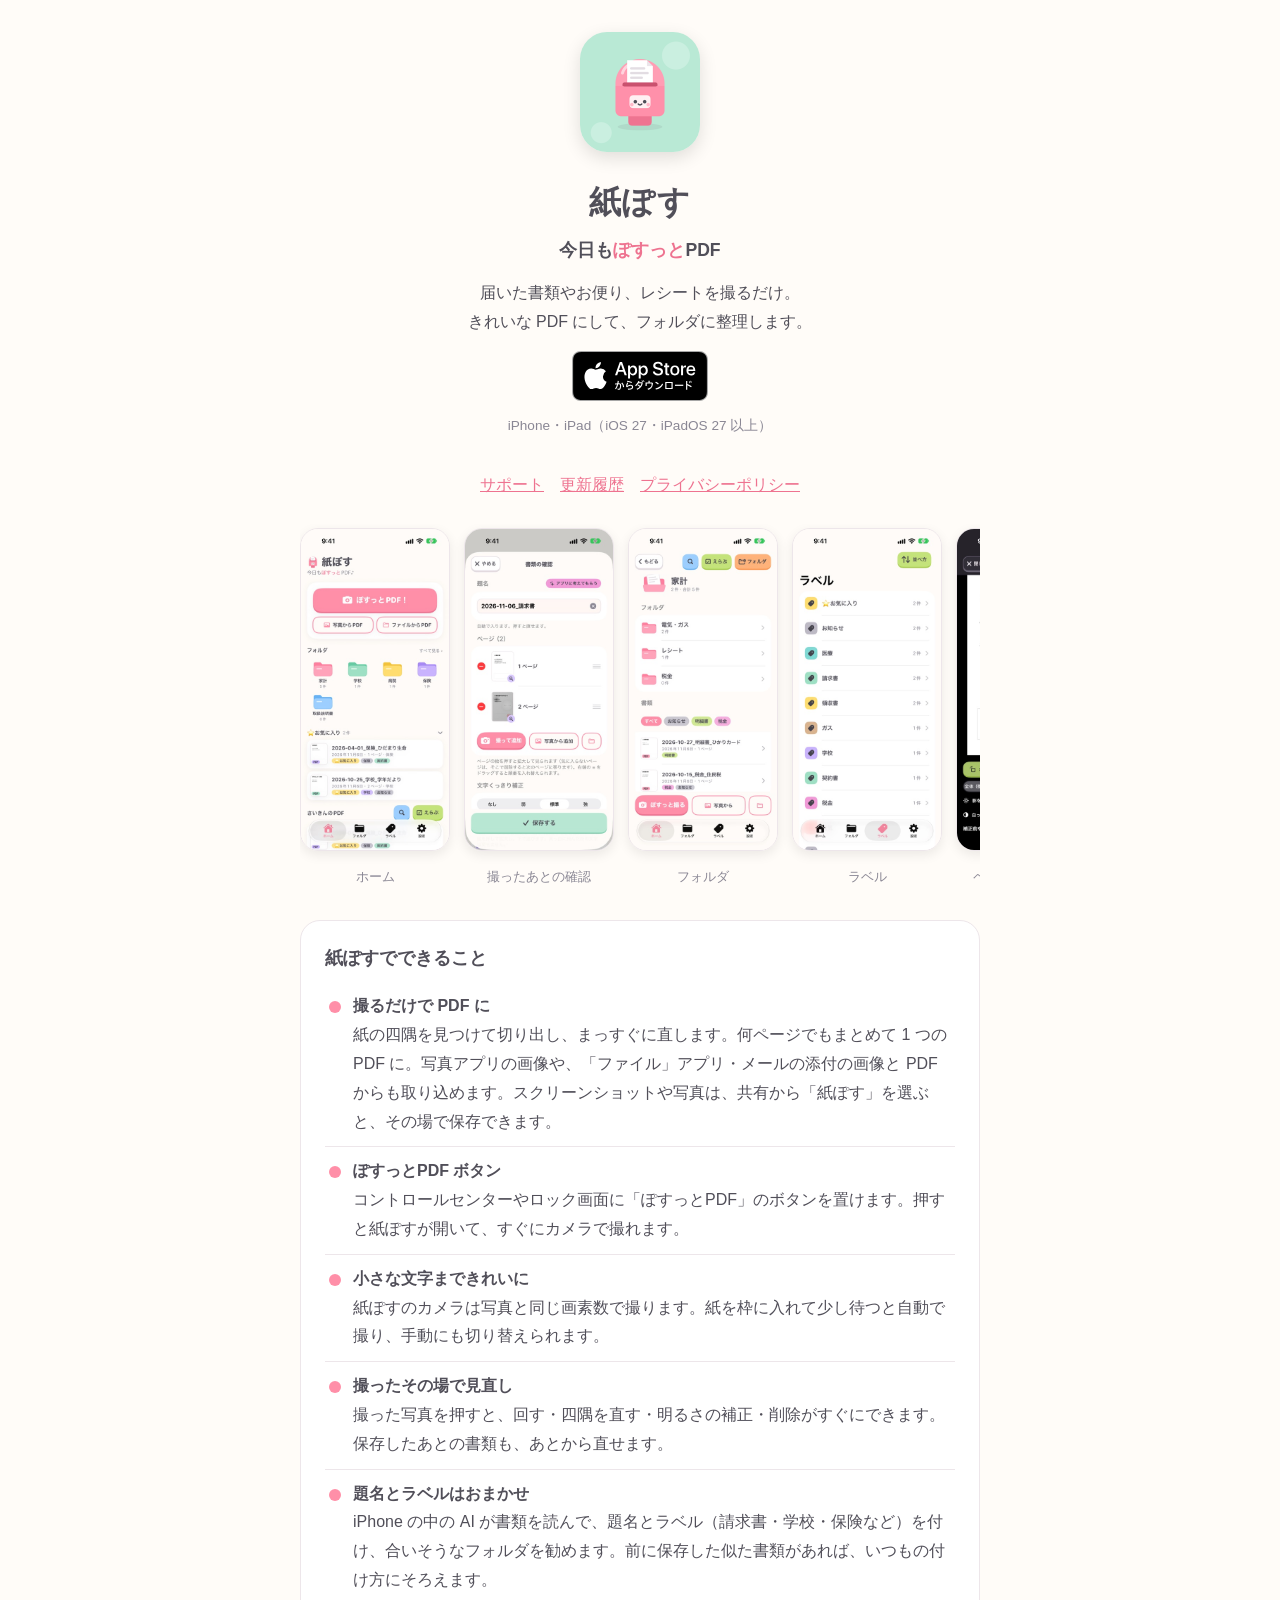
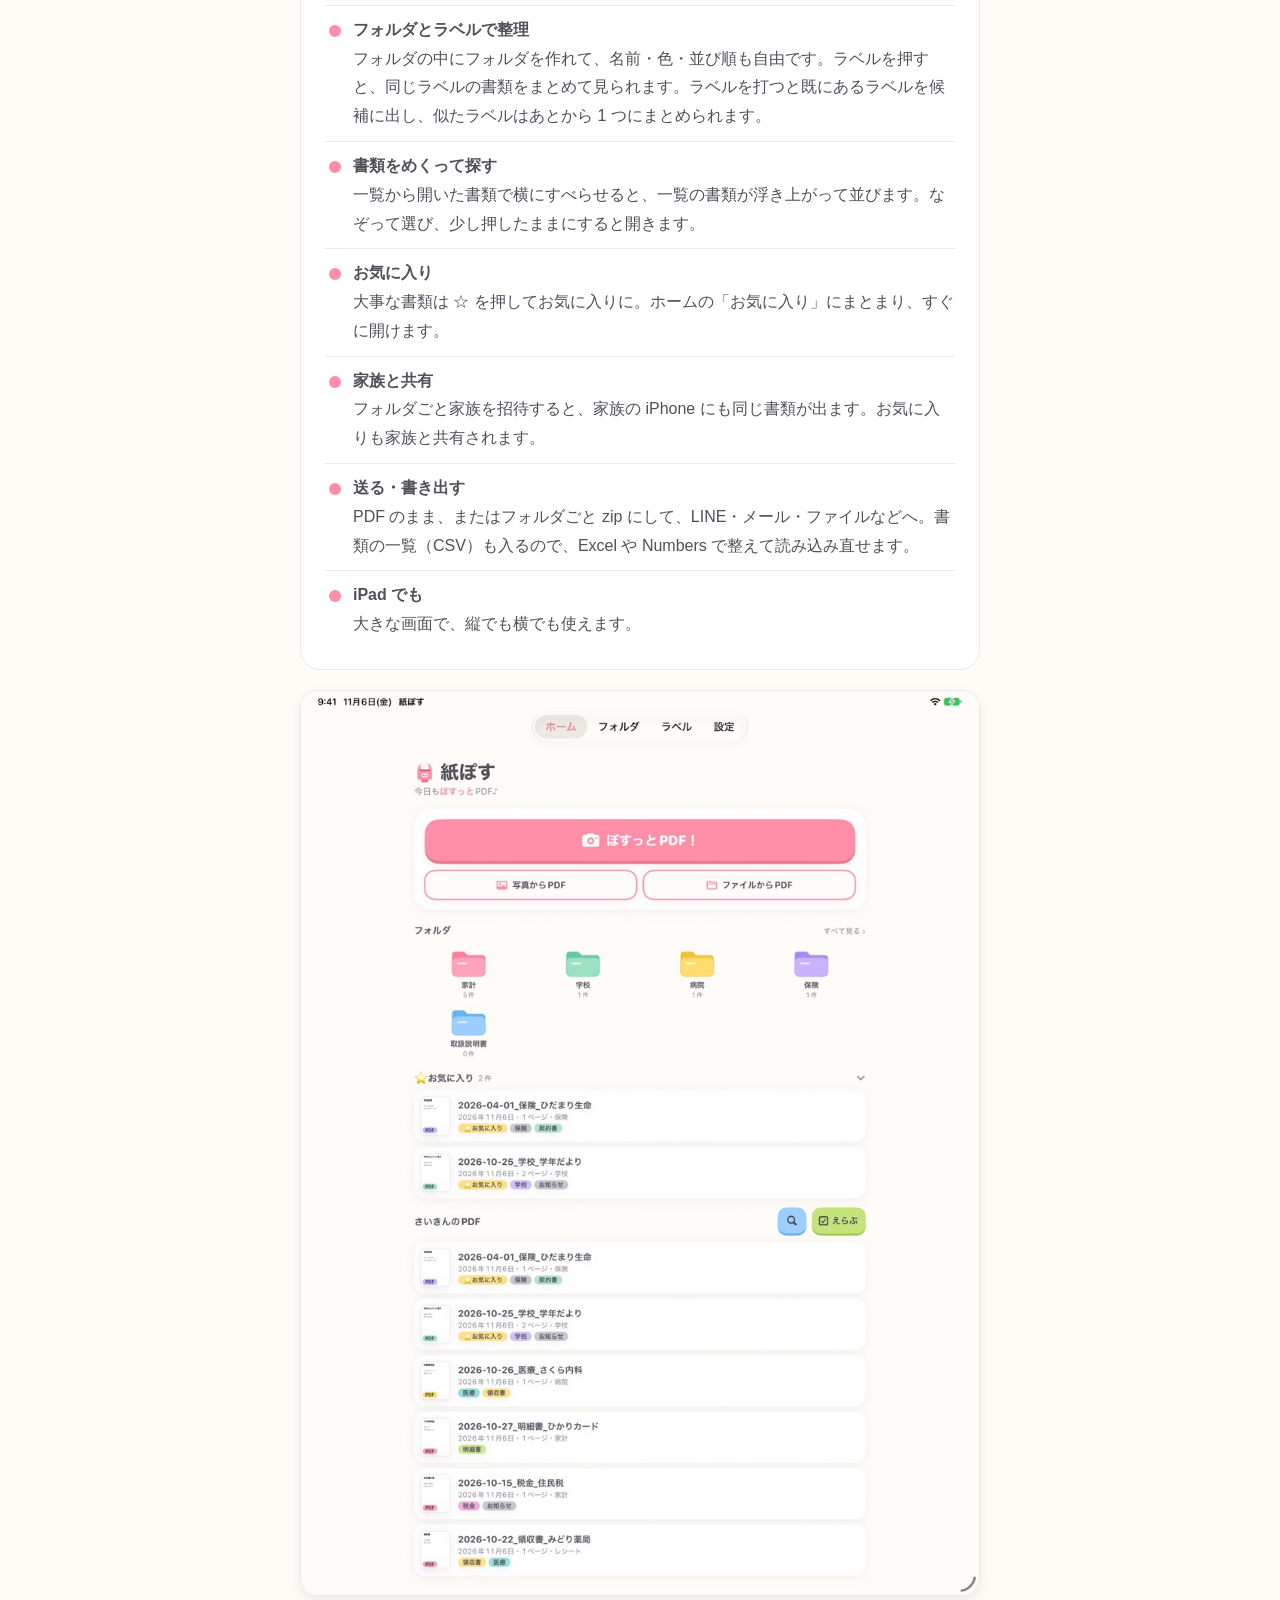
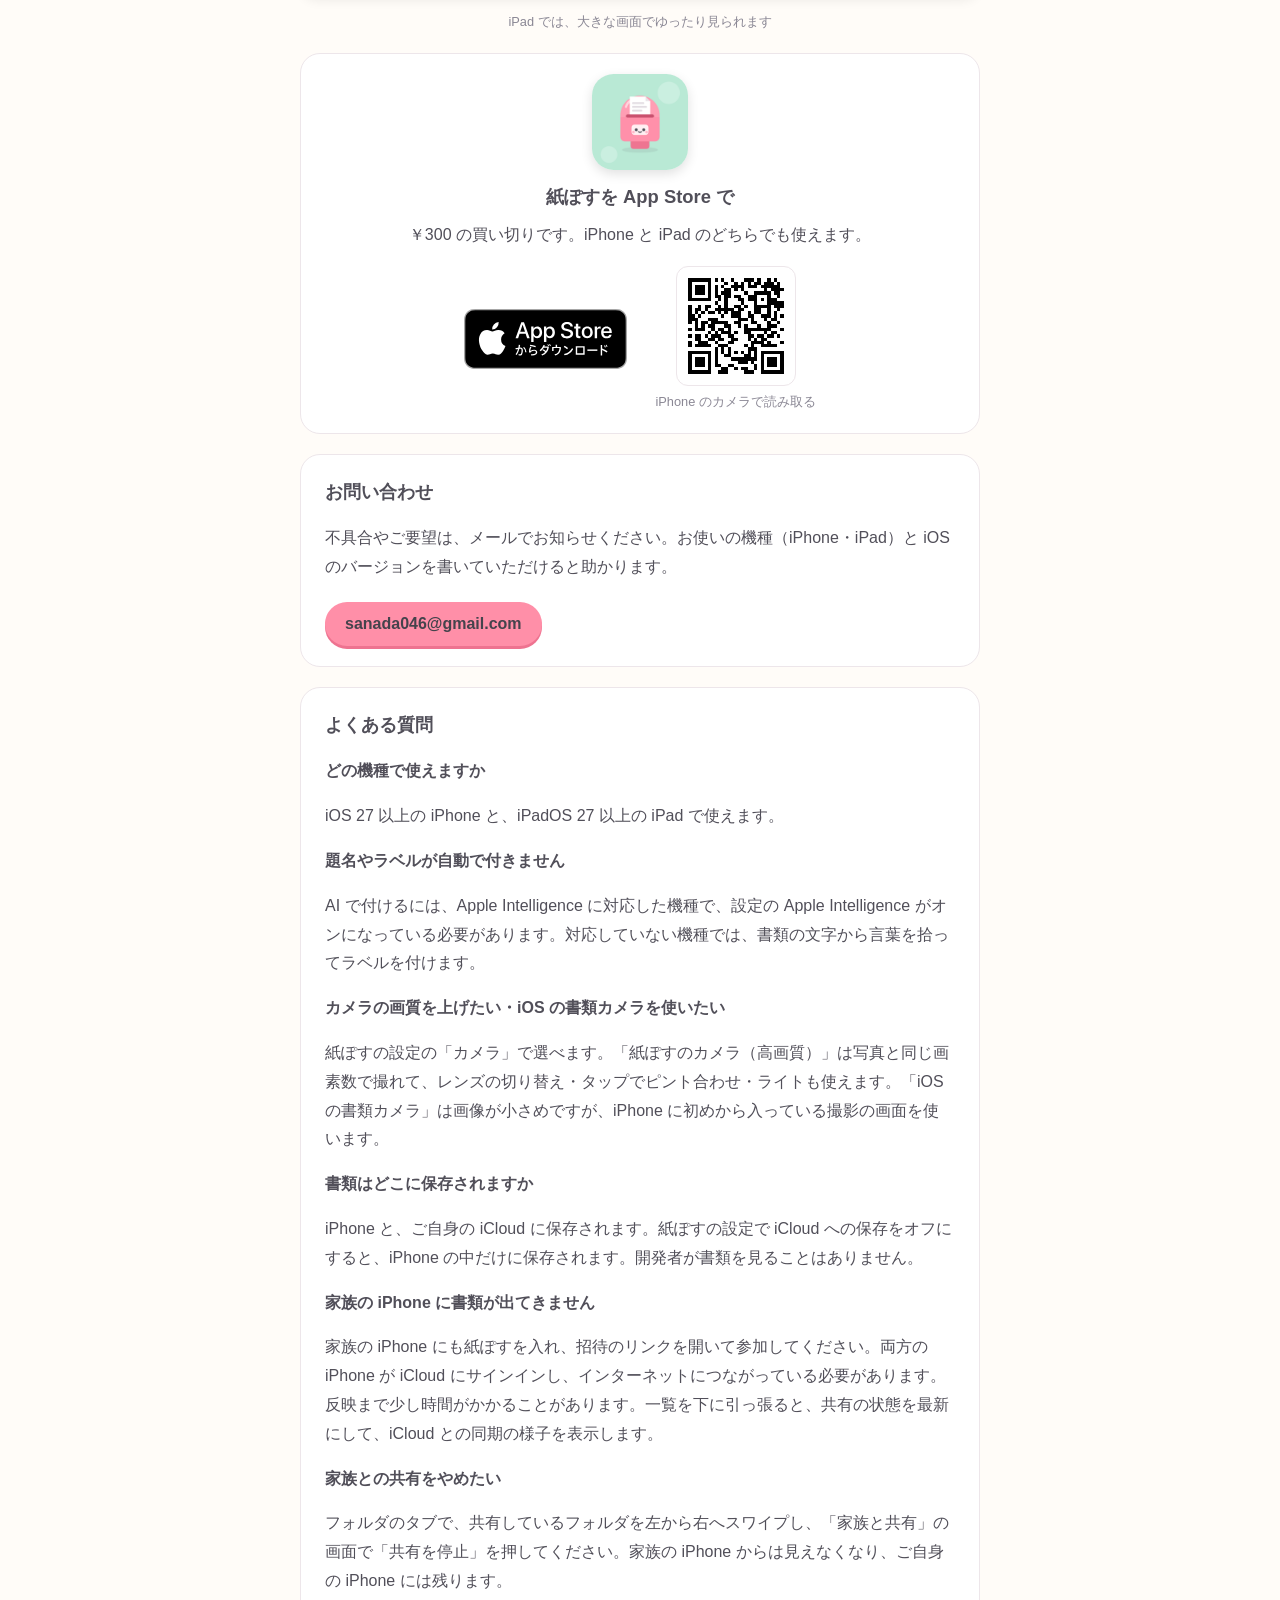
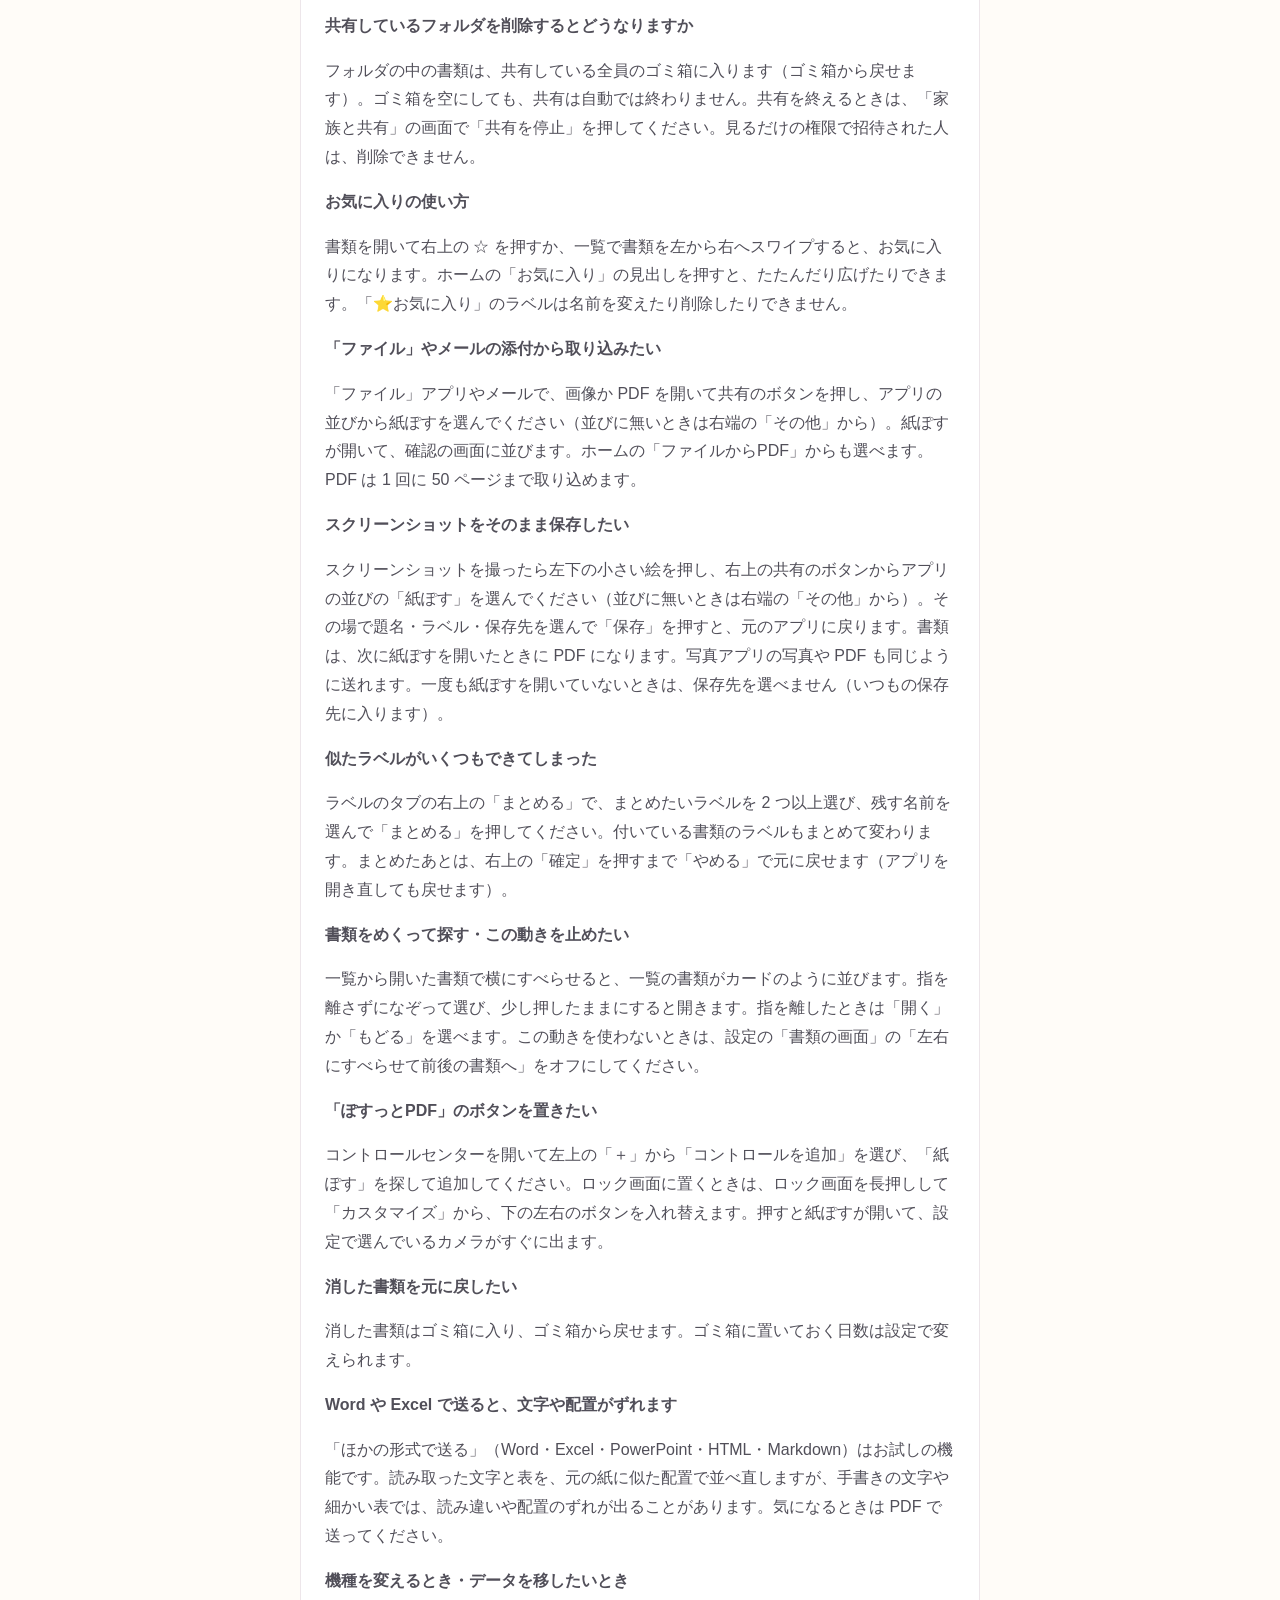
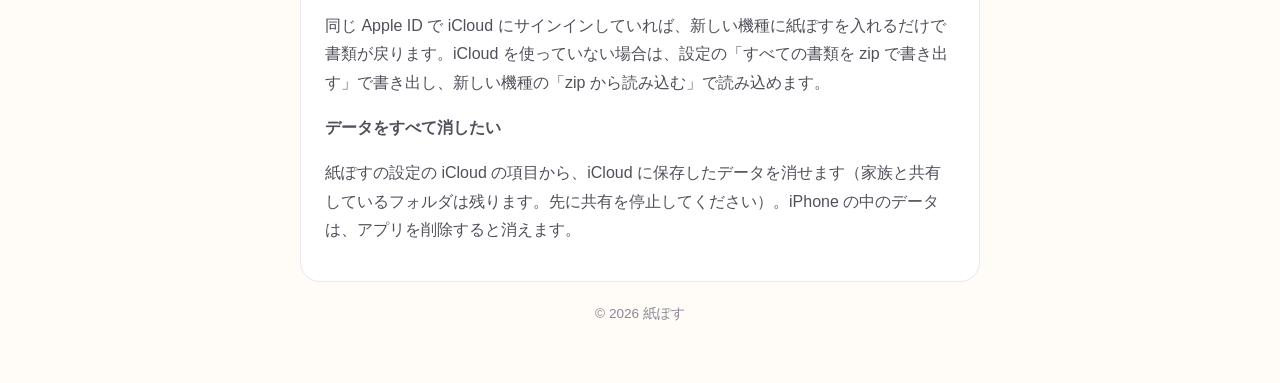
<file: index.html>
<!DOCTYPE html>
<html lang="ja">
<head>
  <meta charset="utf-8">
  <meta name="viewport" content="width=device-width, initial-scale=1">
  <title>紙ぽす｜撮るだけで、書類がきれいな PDF に</title>
  <meta name="description" content="紙ぽすは、届いた書類やお便り、レシートを撮るだけで、きれいな PDF にしてフォルダに整理する iPhone・iPad のアプリです。">
  <link rel="icon" href="images/icon.png">
  <link rel="apple-touch-icon" href="images/icon.png">
  <link rel="stylesheet" href="style.css?v=20261107">
</head>
<body>
<main>
  <header class="hero">
    <img class="app-icon" src="images/icon.png" alt="紙ぽすのアイコン" width="120" height="120">
    <h1>紙ぽす</h1>
    <p class="catch">今日も<span>ぽすっと</span>PDF</p>
    <p class="lead">届いた書類やお便り、レシートを撮るだけ。<br>きれいな PDF にして、フォルダに整理します。</p>
    <p class="store"><a href="https://apps.apple.com/jp/app/id6828465858"><img class="badge" src="images/app-store-badge.svg" alt="App Store からダウンロード" width="136" height="50"></a></p>
    <p class="device">iPhone・iPad（iOS 27・iPadOS 27 以上）</p>
  </header>
  <nav><a href="./">サポート</a><a href="releases.html">更新履歴</a><a href="privacy.html">プライバシーポリシー</a></nav>

  <div class="shots" aria-label="アプリの画面">
    <figure><img src="images/iphone_1_home.jpg?v=20261107" alt="ホームの画面" loading="lazy"><figcaption>ホーム</figcaption></figure>
    <figure><img src="images/iphone_2_review.jpg?v=20261107" alt="撮ったあとの確認の画面" loading="lazy"><figcaption>撮ったあとの確認</figcaption></figure>
    <figure><img src="images/iphone_3_folder.jpg?v=20261107" alt="フォルダの画面" loading="lazy"><figcaption>フォルダ</figcaption></figure>
    <figure><img src="images/iphone_4_labels.jpg?v=20261107" alt="ラベルの画面" loading="lazy"><figcaption>ラベル</figcaption></figure>
    <figure><img src="images/iphone_5_viewer.jpg?v=20261107" alt="ページを拡大した画面" loading="lazy"><figcaption>ページの拡大と補正</figcaption></figure>
  </div>

  <section>
    <h2>紙ぽすでできること</h2>
    <ul class="features">
      <li><strong>撮るだけで PDF に</strong>紙の四隅を見つけて切り出し、まっすぐに直します。何ページでもまとめて 1 つの PDF に。写真アプリの画像や、「ファイル」アプリ・メールの添付の画像と PDF からも取り込めます。スクリーンショットや写真は、共有から「紙ぽす」を選ぶと、その場で保存できます。</li>
      <li><strong>ぽすっとPDF ボタン</strong>コントロールセンターやロック画面に「ぽすっとPDF」のボタンを置けます。押すと紙ぽすが開いて、すぐにカメラで撮れます。</li>
      <li><strong>小さな文字まできれいに</strong>紙ぽすのカメラは写真と同じ画素数で撮ります。紙を枠に入れて少し待つと自動で撮り、手動にも切り替えられます。</li>
      <li><strong>撮ったその場で見直し</strong>撮った写真を押すと、回す・四隅を直す・明るさの補正・削除がすぐにできます。保存したあとの書類も、あとから直せます。</li>
      <li><strong>題名とラベルはおまかせ</strong>iPhone の中の AI が書類を読んで、題名とラベル（請求書・学校・保険など）を付け、合いそうなフォルダを勧めます。前に保存した似た書類があれば、いつもの付け方にそろえます。</li>
      <li><strong>フォルダとラベルで整理</strong>フォルダの中にフォルダを作れて、名前・色・並び順も自由です。ラベルを押すと、同じラベルの書類をまとめて見られます。ラベルを打つと既にあるラベルを候補に出し、似たラベルはあとから 1 つにまとめられます。</li>
      <li><strong>書類をめくって探す</strong>一覧から開いた書類で横にすべらせると、一覧の書類が浮き上がって並びます。なぞって選び、少し押したままにすると開きます。</li>
      <li><strong>お気に入り</strong>大事な書類は ☆ を押してお気に入りに。ホームの「お気に入り」にまとまり、すぐに開けます。</li>
      <li><strong>家族と共有</strong>フォルダごと家族を招待すると、家族の iPhone にも同じ書類が出ます。お気に入りも家族と共有されます。</li>
      <li><strong>送る・書き出す</strong>PDF のまま、またはフォルダごと zip にして、LINE・メール・ファイルなどへ。書類の一覧（CSV）も入るので、Excel や Numbers で整えて読み込み直せます。</li>
      <li><strong>iPad でも</strong>大きな画面で、縦でも横でも使えます。</li>
    </ul>
  </section>

  <figure class="ipad">
    <img src="images/ipad_home.jpg?v=20261107" alt="iPad で使っている画面" loading="lazy">
    <figcaption>iPad では、大きな画面でゆったり見られます</figcaption>
  </figure>

  <section class="get">
    <a href="https://apps.apple.com/jp/app/id6828465858"><img class="app-icon" src="images/icon.png" alt="紙ぽすを App Store で見る" width="96" height="96"></a>
    <h2>紙ぽすを App Store で</h2>
    <p>￥300 の買い切りです。iPhone と iPad のどちらでも使えます。</p>
    <div class="get-links">
      <a href="https://apps.apple.com/jp/app/id6828465858"><img class="badge" src="images/app-store-badge.svg" alt="App Store からダウンロード" width="163" height="60"></a>
      <figure class="qr"><img src="images/app-store-qr.svg" alt="App Store の紙ぽすのページの QR コード" width="120" height="120"><figcaption>iPhone のカメラで読み取る</figcaption></figure>
    </div>
  </section>

  <section>
    <h2>お問い合わせ</h2>
    <p>不具合やご要望は、メールでお知らせください。お使いの機種（iPhone・iPad）と iOS のバージョンを書いていただけると助かります。</p>
    <a class="mail" href="mailto:sanada046@gmail.com?subject=%E7%B4%99%E3%81%BD%E3%81%99%E3%81%AE%E3%81%8A%E5%95%8F%E3%81%84%E5%90%88%E3%82%8F%E3%81%9B">sanada046@gmail.com</a>
  </section>

  <section>
    <h2>よくある質問</h2>

    <h3>どの機種で使えますか</h3>
    <p>iOS 27 以上の iPhone と、iPadOS 27 以上の iPad で使えます。</p>

    <h3>題名やラベルが自動で付きません</h3>
    <p>AI で付けるには、Apple Intelligence に対応した機種で、設定の Apple Intelligence がオンになっている必要があります。対応していない機種では、書類の文字から言葉を拾ってラベルを付けます。</p>

    <h3>カメラの画質を上げたい・iOS の書類カメラを使いたい</h3>
    <p>紙ぽすの設定の「カメラ」で選べます。「紙ぽすのカメラ（高画質）」は写真と同じ画素数で撮れて、レンズの切り替え・タップでピント合わせ・ライトも使えます。「iOS の書類カメラ」は画像が小さめですが、iPhone に初めから入っている撮影の画面を使います。</p>

    <h3>書類はどこに保存されますか</h3>
    <p>iPhone と、ご自身の iCloud に保存されます。紙ぽすの設定で iCloud への保存をオフにすると、iPhone の中だけに保存されます。開発者が書類を見ることはありません。</p>

    <h3>家族の iPhone に書類が出てきません</h3>
    <p>家族の iPhone にも紙ぽすを入れ、招待のリンクを開いて参加してください。両方の iPhone が iCloud にサインインし、インターネットにつながっている必要があります。反映まで少し時間がかかることがあります。一覧を下に引っ張ると、共有の状態を最新にして、iCloud との同期の様子を表示します。</p>

    <h3>家族との共有をやめたい</h3>
    <p>フォルダのタブで、共有しているフォルダを左から右へスワイプし、「家族と共有」の画面で「共有を停止」を押してください。家族の iPhone からは見えなくなり、ご自身の iPhone には残ります。</p>

    <h3>共有しているフォルダを削除するとどうなりますか</h3>
    <p>フォルダの中の書類は、共有している全員のゴミ箱に入ります（ゴミ箱から戻せます）。ゴミ箱を空にしても、共有は自動では終わりません。共有を終えるときは、「家族と共有」の画面で「共有を停止」を押してください。見るだけの権限で招待された人は、削除できません。</p>

    <h3>お気に入りの使い方</h3>
    <p>書類を開いて右上の ☆ を押すか、一覧で書類を左から右へスワイプすると、お気に入りになります。ホームの「お気に入り」の見出しを押すと、たたんだり広げたりできます。「⭐️お気に入り」のラベルは名前を変えたり削除したりできません。</p>

    <h3>「ファイル」やメールの添付から取り込みたい</h3>
    <p>「ファイル」アプリやメールで、画像か PDF を開いて共有のボタンを押し、アプリの並びから紙ぽすを選んでください（並びに無いときは右端の「その他」から）。紙ぽすが開いて、確認の画面に並びます。ホームの「ファイルからPDF」からも選べます。PDF は 1 回に 50 ページまで取り込めます。</p>

    <h3>スクリーンショットをそのまま保存したい</h3>
    <p>スクリーンショットを撮ったら左下の小さい絵を押し、右上の共有のボタンからアプリの並びの「紙ぽす」を選んでください（並びに無いときは右端の「その他」から）。その場で題名・ラベル・保存先を選んで「保存」を押すと、元のアプリに戻ります。書類は、次に紙ぽすを開いたときに PDF になります。写真アプリの写真や PDF も同じように送れます。一度も紙ぽすを開いていないときは、保存先を選べません（いつもの保存先に入ります）。</p>

    <h3>似たラベルがいくつもできてしまった</h3>
    <p>ラベルのタブの右上の「まとめる」で、まとめたいラベルを 2 つ以上選び、残す名前を選んで「まとめる」を押してください。付いている書類のラベルもまとめて変わります。まとめたあとは、右上の「確定」を押すまで「やめる」で元に戻せます（アプリを開き直しても戻せます）。</p>

    <h3>書類をめくって探す・この動きを止めたい</h3>
    <p>一覧から開いた書類で横にすべらせると、一覧の書類がカードのように並びます。指を離さずになぞって選び、少し押したままにすると開きます。指を離したときは「開く」か「もどる」を選べます。この動きを使わないときは、設定の「書類の画面」の「左右にすべらせて前後の書類へ」をオフにしてください。</p>

    <h3>「ぽすっとPDF」のボタンを置きたい</h3>
    <p>コントロールセンターを開いて左上の「＋」から「コントロールを追加」を選び、「紙ぽす」を探して追加してください。ロック画面に置くときは、ロック画面を長押しして「カスタマイズ」から、下の左右のボタンを入れ替えます。押すと紙ぽすが開いて、設定で選んでいるカメラがすぐに出ます。</p>

    <h3>消した書類を元に戻したい</h3>
    <p>消した書類はゴミ箱に入り、ゴミ箱から戻せます。ゴミ箱に置いておく日数は設定で変えられます。</p>

    <h3>Word や Excel で送ると、文字や配置がずれます</h3>
    <p>「ほかの形式で送る」（Word・Excel・PowerPoint・HTML・Markdown）はお試しの機能です。読み取った文字と表を、元の紙に似た配置で並べ直しますが、手書きの文字や細かい表では、読み違いや配置のずれが出ることがあります。気になるときは PDF で送ってください。</p>

    <h3>機種を変えるとき・データを移したいとき</h3>
    <p>同じ Apple ID で iCloud にサインインしていれば、新しい機種に紙ぽすを入れるだけで書類が戻ります。iCloud を使っていない場合は、設定の「すべての書類を zip で書き出す」で書き出し、新しい機種の「zip から読み込む」で読み込めます。</p>

    <h3>データをすべて消したい</h3>
    <p>紙ぽすの設定の iCloud の項目から、iCloud に保存したデータを消せます（家族と共有しているフォルダは残ります。先に共有を停止してください）。iPhone の中のデータは、アプリを削除すると消えます。</p>
  </section>

  <footer>&copy; 2026 紙ぽす</footer>
</main>
</body>
</html>
</file>
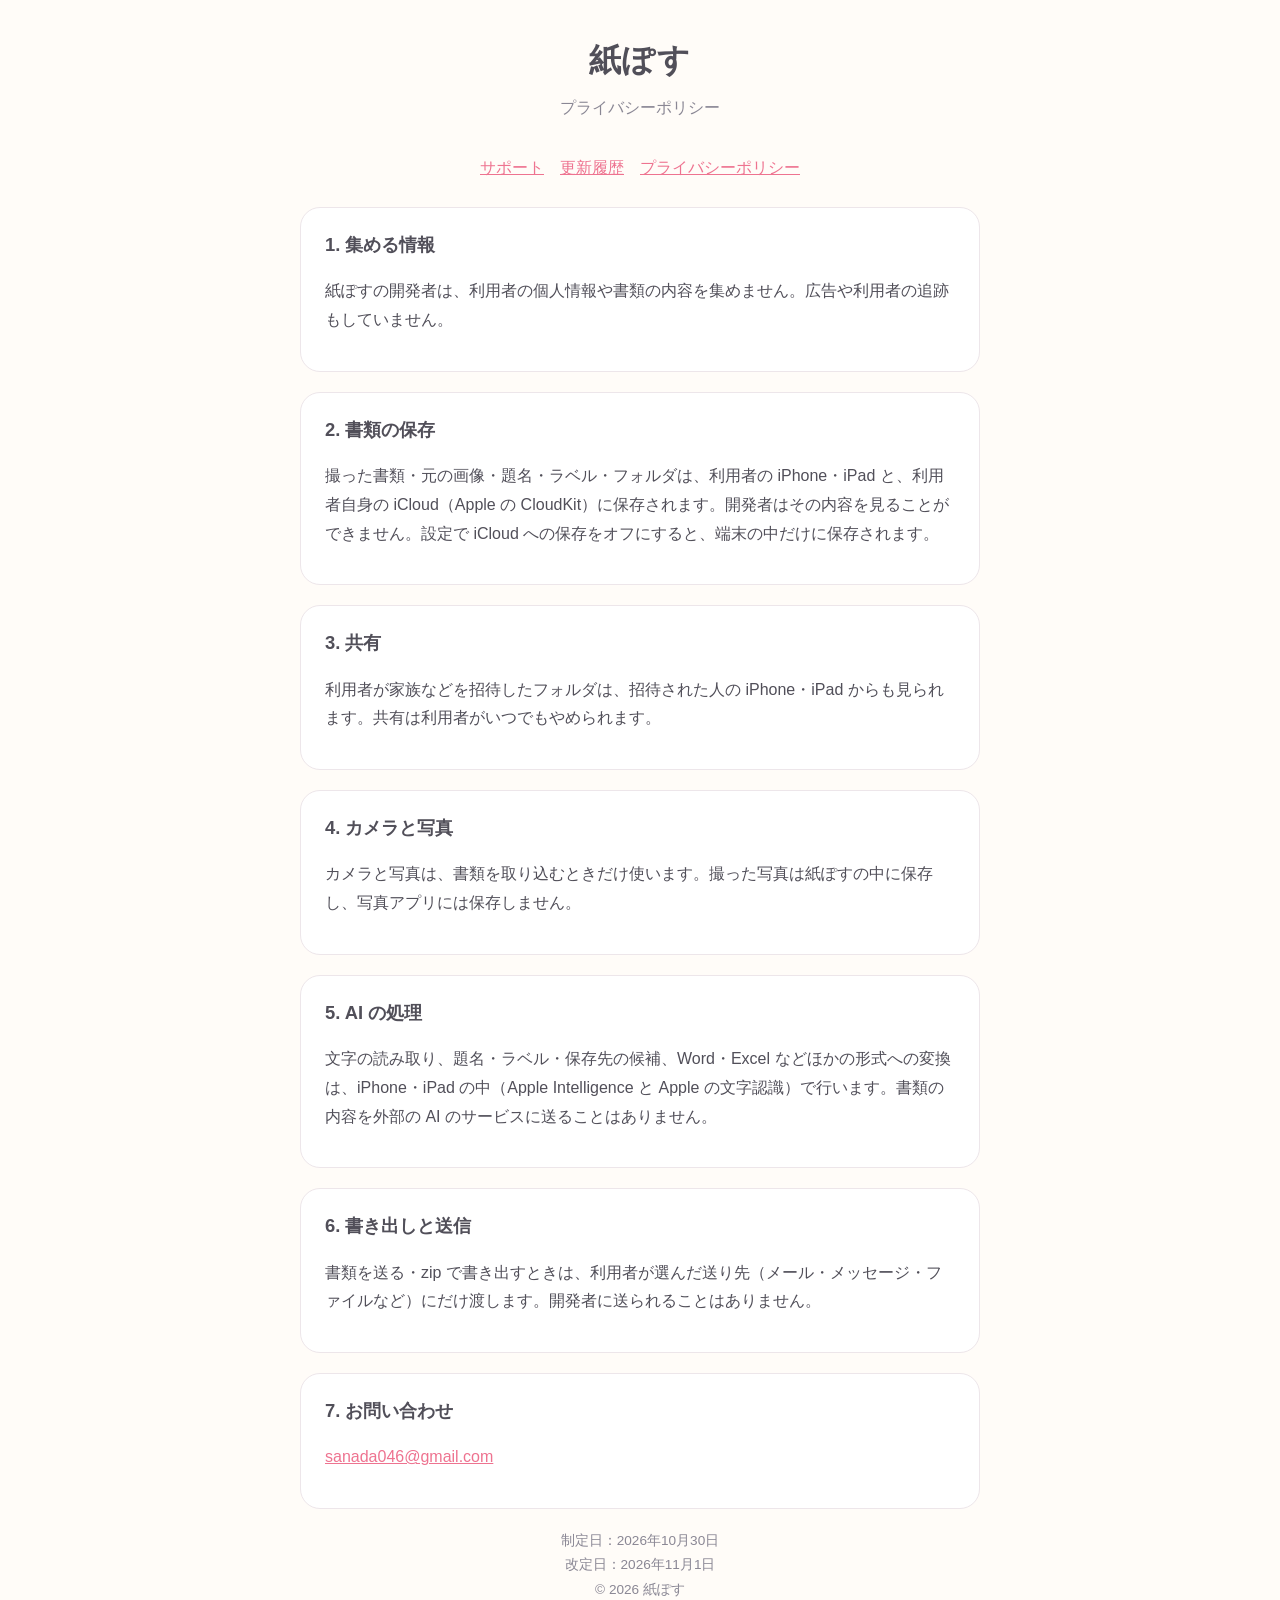
<file: privacy.html>
<!DOCTYPE html>
<html lang="ja">
<head>
  <meta charset="utf-8">
  <meta name="viewport" content="width=device-width, initial-scale=1">
  <title>紙ぽす プライバシーポリシー</title>
  <link rel="icon" href="images/icon.png">
  <link rel="stylesheet" href="style.css?v=20261107">
</head>
<body>
<main>
  <header>
    <h1>紙ぽす</h1>
    <p>プライバシーポリシー</p>
  </header>
  <nav><a href="./">サポート</a><a href="releases.html">更新履歴</a><a href="privacy.html">プライバシーポリシー</a></nav>

  <section>
    <h2>1. 集める情報</h2>
    <p>紙ぽすの開発者は、利用者の個人情報や書類の内容を集めません。広告や利用者の追跡もしていません。</p>
  </section>

  <section>
    <h2>2. 書類の保存</h2>
    <p>撮った書類・元の画像・題名・ラベル・フォルダは、利用者の iPhone・iPad と、利用者自身の iCloud（Apple の CloudKit）に保存されます。開発者はその内容を見ることができません。設定で iCloud への保存をオフにすると、端末の中だけに保存されます。</p>
  </section>

  <section>
    <h2>3. 共有</h2>
    <p>利用者が家族などを招待したフォルダは、招待された人の iPhone・iPad からも見られます。共有は利用者がいつでもやめられます。</p>
  </section>

  <section>
    <h2>4. カメラと写真</h2>
    <p>カメラと写真は、書類を取り込むときだけ使います。撮った写真は紙ぽすの中に保存し、写真アプリには保存しません。</p>
  </section>

  <section>
    <h2>5. AI の処理</h2>
    <p>文字の読み取り、題名・ラベル・保存先の候補、Word・Excel などほかの形式への変換は、iPhone・iPad の中（Apple Intelligence と Apple の文字認識）で行います。書類の内容を外部の AI のサービスに送ることはありません。</p>
  </section>

  <section>
    <h2>6. 書き出しと送信</h2>
    <p>書類を送る・zip で書き出すときは、利用者が選んだ送り先（メール・メッセージ・ファイルなど）にだけ渡します。開発者に送られることはありません。</p>
  </section>

  <section>
    <h2>7. お問い合わせ</h2>
    <p><a href="mailto:sanada046@gmail.com">sanada046@gmail.com</a></p>
  </section>

  <footer>制定日：2026年10月30日<br>改定日：2026年11月1日<br>&copy; 2026 紙ぽす</footer>
</main>
</body>
</html>
</file>
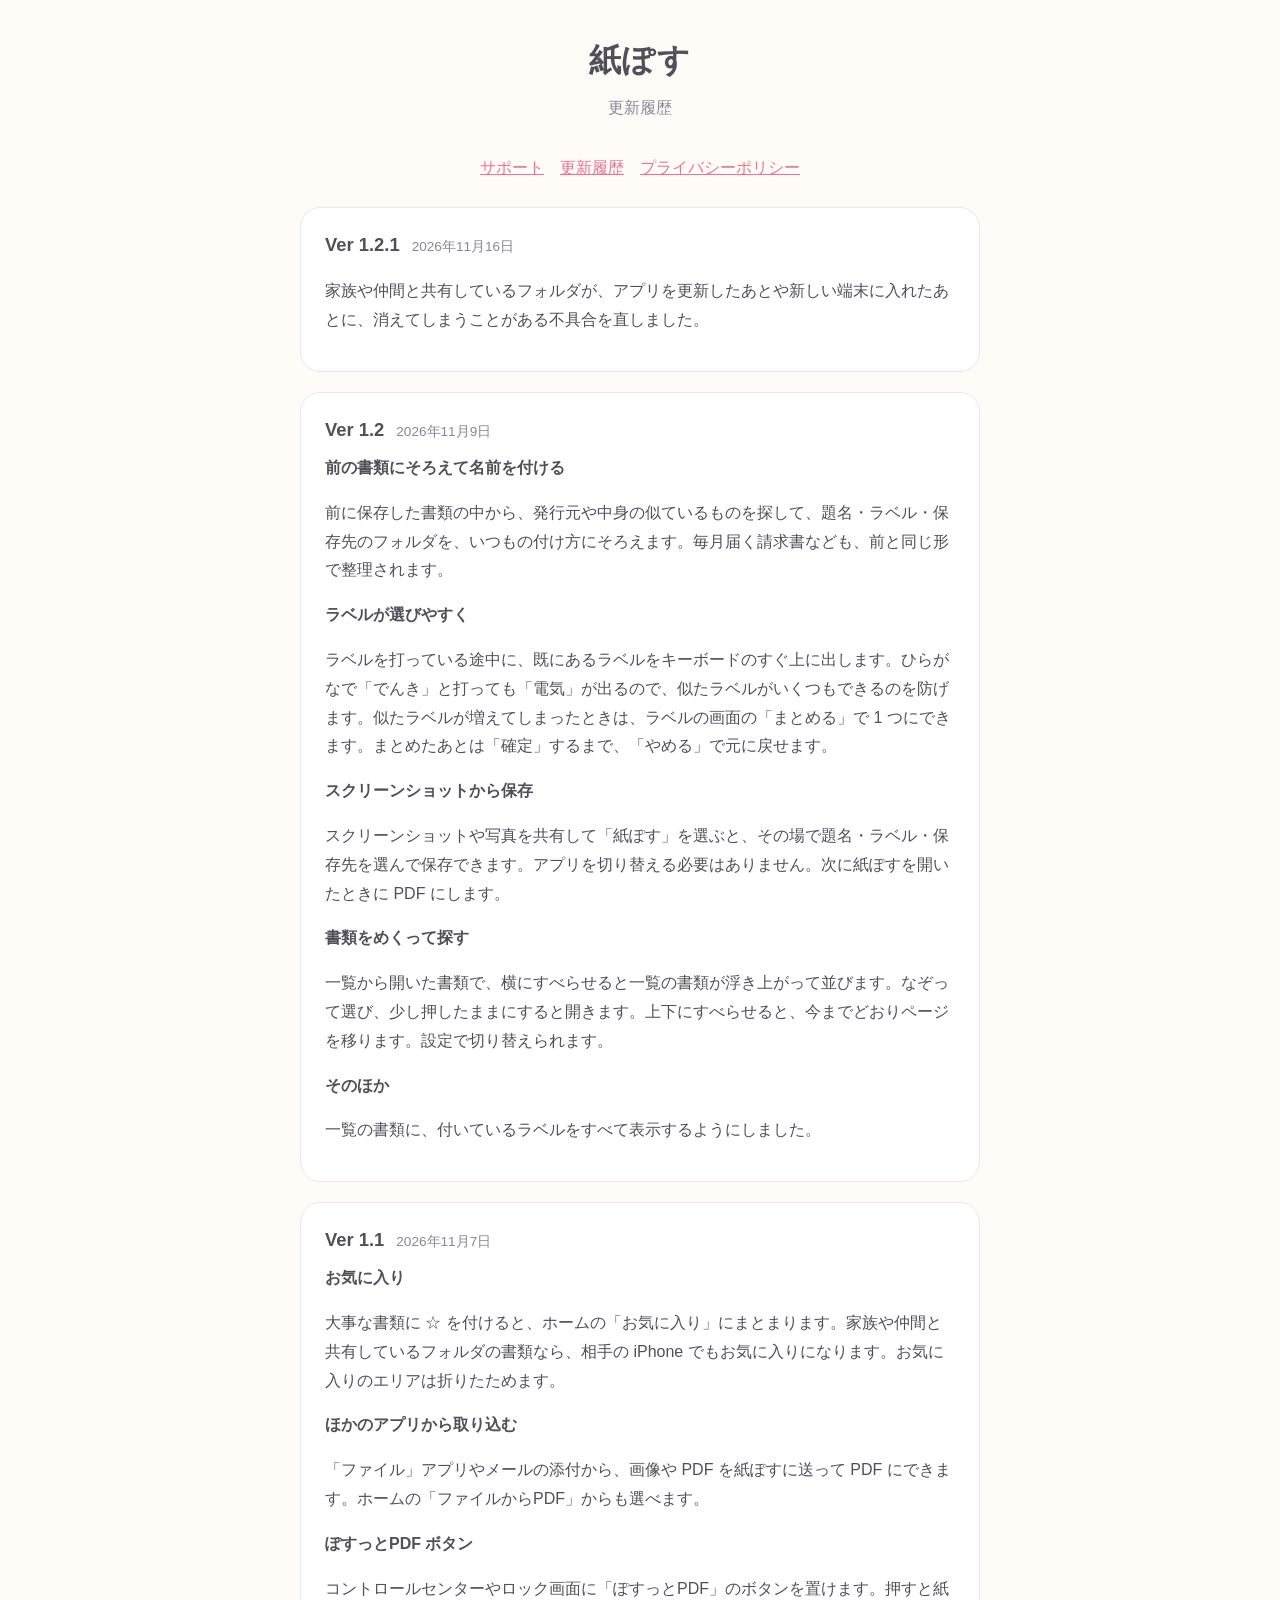
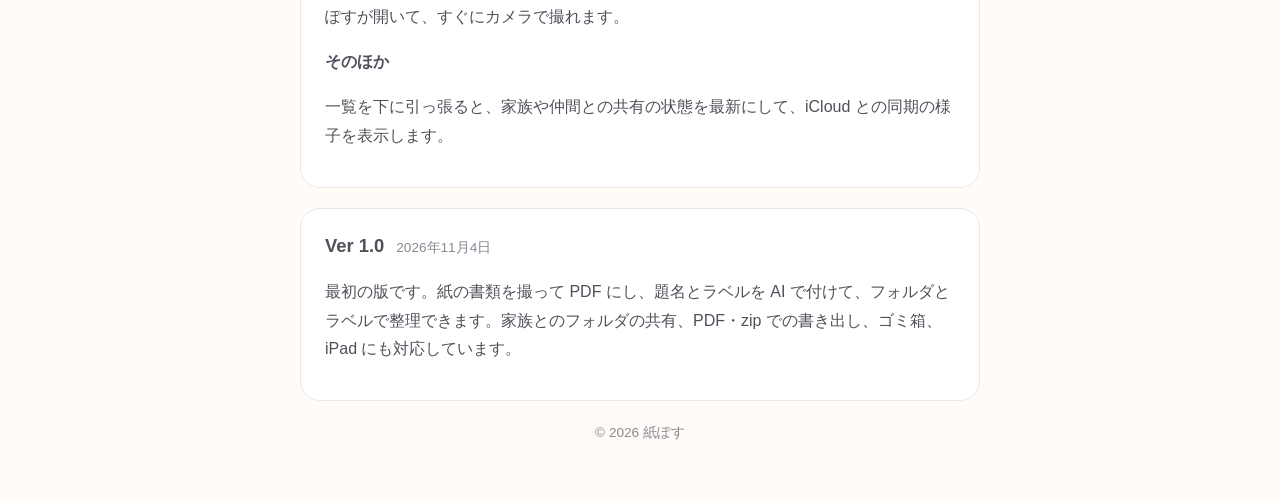
<file: releases.html>
<!DOCTYPE html>
<html lang="ja">
<head>
  <meta charset="utf-8">
  <meta name="viewport" content="width=device-width, initial-scale=1">
  <title>紙ぽす 更新履歴</title>
  <meta name="description" content="紙ぽすのバージョンごとの新しい機能と修正の一覧です。">
  <link rel="icon" href="images/icon.png">
  <link rel="stylesheet" href="style.css?v=20261107">
</head>
<body>
<main>
  <header>
    <h1>紙ぽす</h1>
    <p>更新履歴</p>
  </header>
  <nav><a href="./">サポート</a><a href="releases.html">更新履歴</a><a href="privacy.html">プライバシーポリシー</a></nav>

  <!-- 新しい版をいちばん上に足していく -->
  <section class="release">
    <h2>Ver 1.2.1<span class="release-date">2026年11月16日</span></h2>
    <p>家族や仲間と共有しているフォルダが、アプリを更新したあとや新しい端末に入れたあとに、消えてしまうことがある不具合を直しました。</p>
  </section>

  <section class="release">
    <h2>Ver 1.2<span class="release-date">2026年11月9日</span></h2>
    <h3>前の書類にそろえて名前を付ける</h3>
    <p>前に保存した書類の中から、発行元や中身の似ているものを探して、題名・ラベル・保存先のフォルダを、いつもの付け方にそろえます。毎月届く請求書なども、前と同じ形で整理されます。</p>
    <h3>ラベルが選びやすく</h3>
    <p>ラベルを打っている途中に、既にあるラベルをキーボードのすぐ上に出します。ひらがなで「でんき」と打っても「電気」が出るので、似たラベルがいくつもできるのを防げます。似たラベルが増えてしまったときは、ラベルの画面の「まとめる」で 1 つにできます。まとめたあとは「確定」するまで、「やめる」で元に戻せます。</p>
    <h3>スクリーンショットから保存</h3>
    <p>スクリーンショットや写真を共有して「紙ぽす」を選ぶと、その場で題名・ラベル・保存先を選んで保存できます。アプリを切り替える必要はありません。次に紙ぽすを開いたときに PDF にします。</p>
    <h3>書類をめくって探す</h3>
    <p>一覧から開いた書類で、横にすべらせると一覧の書類が浮き上がって並びます。なぞって選び、少し押したままにすると開きます。上下にすべらせると、今までどおりページを移ります。設定で切り替えられます。</p>
    <h3>そのほか</h3>
    <p>一覧の書類に、付いているラベルをすべて表示するようにしました。</p>
  </section>

  <section class="release">
    <h2>Ver 1.1<span class="release-date">2026年11月7日</span></h2>
    <h3>お気に入り</h3>
    <p>大事な書類に ☆ を付けると、ホームの「お気に入り」にまとまります。家族や仲間と共有しているフォルダの書類なら、相手の iPhone でもお気に入りになります。お気に入りのエリアは折りたためます。</p>
    <h3>ほかのアプリから取り込む</h3>
    <p>「ファイル」アプリやメールの添付から、画像や PDF を紙ぽすに送って PDF にできます。ホームの「ファイルからPDF」からも選べます。</p>
    <h3>ぽすっとPDF ボタン</h3>
    <p>コントロールセンターやロック画面に「ぽすっとPDF」のボタンを置けます。押すと紙ぽすが開いて、すぐにカメラで撮れます。</p>
    <h3>そのほか</h3>
    <p>一覧を下に引っ張ると、家族や仲間との共有の状態を最新にして、iCloud との同期の様子を表示します。</p>
  </section>

  <section class="release">
    <h2>Ver 1.0<span class="release-date">2026年11月4日</span></h2>
    <p>最初の版です。紙の書類を撮って PDF にし、題名とラベルを AI で付けて、フォルダとラベルで整理できます。家族とのフォルダの共有、PDF・zip での書き出し、ゴミ箱、iPad にも対応しています。</p>
  </section>

  <footer>&copy; 2026 紙ぽす</footer>
</main>
</body>
</html>
</file>
<file: style.css>
:root {
  --background: #FFFCF8;
  --surface: #FFFFFF;
  --ink: #514F59;
  --ink-soft: #8A8794;
  --line: #EDE6EA;
  --coral: #FF8FA8;
  --coral-shadow: #EE7390;
}

@media (prefers-color-scheme: dark) {
  :root {
    --background: #26232B;
    --surface: #322E38;
    --ink: #F4EFF3;
    --ink-soft: #ABA5B3;
    --line: #423D49;
    --coral: #FF9AB1;
    --coral-shadow: #C9637C;
  }
}

* { box-sizing: border-box; }

body {
  margin: 0;
  background: var(--background);
  color: var(--ink);
  font-family: -apple-system, BlinkMacSystemFont, "Hiragino Maru Gothic ProN", "Hiragino Sans", "Noto Sans JP", sans-serif;
  line-height: 1.8;
}

main {
  max-width: 720px;
  margin: 0 auto;
  padding: 32px 20px 56px;
}

header { text-align: center; margin-bottom: 32px; }
header h1 { margin: 0; font-size: 2rem; letter-spacing: 0.05em; }
header p { margin: 4px 0 0; color: var(--ink-soft); }

nav { text-align: center; margin-bottom: 24px; }
nav a { margin: 0 8px; }

section {
  background: var(--surface);
  border: 1px solid var(--line);
  border-radius: 20px;
  padding: 20px 24px;
  margin-bottom: 20px;
}

h2 { margin: 0 0 8px; font-size: 1.15rem; }
h3 { margin: 16px 0 4px; font-size: 1rem; }

a { color: var(--coral-shadow); }

.mail {
  display: inline-block;
  margin-top: 4px;
  padding: 8px 20px;
  border-radius: 999px;
  background: var(--coral);
  color: #45434C;
  font-weight: bold;
  text-decoration: none;
  box-shadow: 0 3px 0 var(--coral-shadow);
}

footer { text-align: center; color: var(--ink-soft); font-size: 0.85rem; }

/* トップ：アイコン・キャッチコピー・ひとこと紹介 */
.hero .app-icon {
  width: 120px;
  height: 120px;
  border-radius: 27px;
  box-shadow: 0 6px 18px rgba(0, 0, 0, 0.12);
}
.hero h1 { margin-top: 12px; }
.hero .catch { font-size: 1.1rem; color: var(--ink); font-weight: bold; }
.hero .catch span { color: var(--coral-shadow); }
.hero .lead { color: var(--ink); margin-top: 12px; }
.hero .device { font-size: 0.85rem; }
/* Apple の決まりで、バッジは高さ 40px 以上・まわりに余白を取り、形や色を変えない */
.hero .store { margin: 14px 0 4px; }
.hero .store .badge { display: inline-block; height: 50px; width: auto; }

/* 入手の案内。できることを読み終えたところに、アイコン・バッジ・QR コードをまとめて置く */
.get { text-align: center; }
/* アイコンの角は、先頭の大きいアイコン（120px で 27px）と同じ割合で丸める */
.get .app-icon { display: block; margin: 0 auto 10px; width: 96px; height: 96px; border-radius: 22.5%; box-shadow: 0 4px 12px rgba(0, 0, 0, 0.12); }
.get p { margin: 0 0 16px; }
/* バッジと QR コードは横に並べ、幅が足りない画面では縦に積む */
.get-links { display: flex; flex-wrap: wrap; justify-content: center; align-items: center; gap: 16px 28px; }
.get .badge { display: block; height: 60px; width: auto; }
/* QR コードは、読み取りやすいように、まわりに白い余白を取る */
.get .qr { margin: 0; }
.get .qr img { display: block; margin: 0 auto; width: 120px; height: 120px; padding: 8px; background: #fff; border-radius: 12px; border: 1px solid var(--line); image-rendering: pixelated; }
@media (max-width: 600px) {
  .get-links { flex-direction: column; }
}

/* 画面のスクリーンショット。狭い画面では横にすべらせて見る */
.shots {
  display: flex;
  gap: 14px;
  overflow-x: auto;
  scroll-snap-type: x mandatory;
  padding: 4px 4px 12px;
  margin-bottom: 20px;
}
.shots figure {
  flex: 0 0 150px;
  margin: 0;
  text-align: center;
  scroll-snap-align: start;
}
.shots img, .ipad img {
  width: 100%;
  height: auto;
  border-radius: 18px;
  border: 1px solid var(--line);
  box-shadow: 0 4px 12px rgba(0, 0, 0, 0.08);
}
figcaption { font-size: 0.8rem; color: var(--ink-soft); margin-top: 4px; }

.ipad { margin: 0 0 20px; text-align: center; }

/* できること：見出しを太字で 1 行目に、説明をその下に */
.features { list-style: none; padding: 0; margin: 0; }
.features li {
  padding: 10px 0 10px 28px;
  border-top: 1px solid var(--line);
  position: relative;
}
.features li:first-child { border-top: none; }
.features li::before {
  content: "";
  position: absolute;
  left: 4px;
  top: 19px;
  width: 12px;
  height: 12px;
  border-radius: 50%;
  background: var(--coral);
}
.features strong { display: block; }

/* 更新履歴：版の番号の横に、出した日を小さく添える */
.release h2 { display: flex; align-items: baseline; gap: 12px; }
.release-date { font-size: 0.85rem; font-weight: normal; color: var(--ink-soft); }
.release h3:first-of-type { margin-top: 8px; }
</file>
